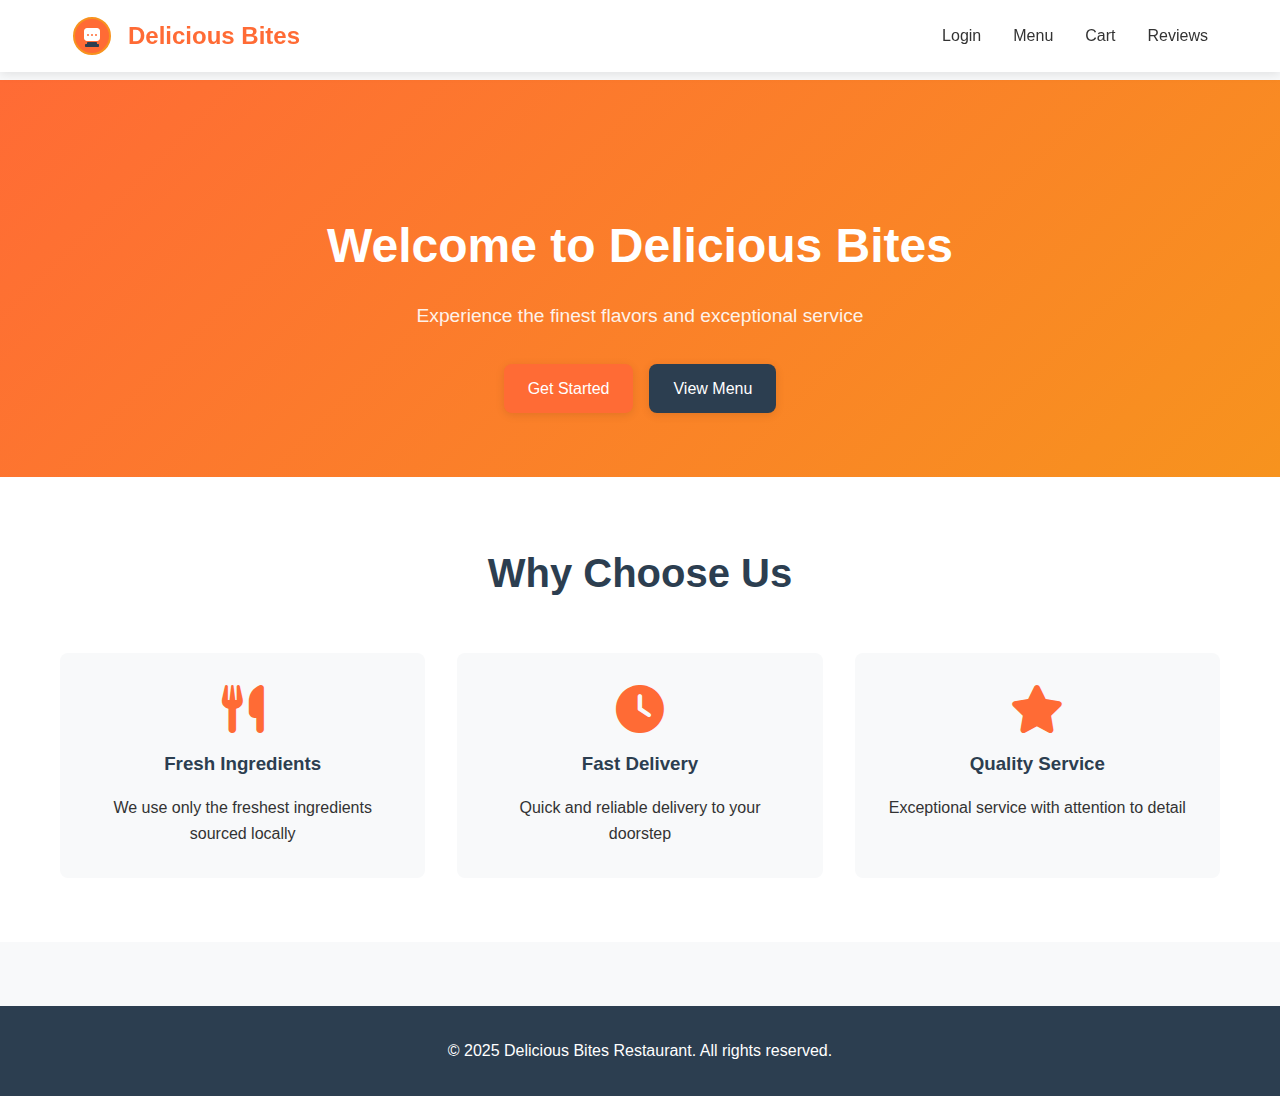
<file: index.html>
<!DOCTYPE html>
<html lang="en">
<head>
    <meta charset="UTF-8">
    <meta name="viewport" content="width=device-width, initial-scale=1.0">
    <title>Delicious Bites Restaurant</title>
    <link rel="stylesheet" href="styles/main.css">
    <link href="https://cdnjs.cloudflare.com/ajax/libs/font-awesome/6.0.0/css/all.min.css" rel="stylesheet">
</head>
<body>
    <header class="header">
        <nav class="navbar">
            <div class="nav-brand">
                <img src="assets/logo.svg" alt="Restaurant Logo" class="logo">
                <h1>Delicious Bites</h1>
            </div>
            <ul class="nav-links">
                <li><a href="login.html" class="nav-link">Login</a></li>
                <li><a href="menu.html" class="nav-link">Menu</a></li>
                <li><a href="cart.html" class="nav-link">Cart</a></li>
                <li><a href="review.html" class="nav-link">Reviews</a></li>
            </ul>
        </nav>
    </header>

    <main class="main-content">
        <section class="hero">
            <div class="hero-content">
                <h2>Welcome to Delicious Bites</h2>
                <p>Experience the finest flavors and exceptional service</p>
                <div class="hero-buttons">
                    <a href="login.html" class="btn btn-primary">Get Started</a>
                    <a href="menu.html" class="btn btn-secondary">View Menu</a>
                </div>
            </div>
        </section>

        <section class="features">
            <div class="container">
                <h2>Why Choose Us</h2>
                <div class="features-grid">
                    <div class="feature-card">
                        <i class="fas fa-utensils"></i>
                        <h3>Fresh Ingredients</h3>
                        <p>We use only the freshest ingredients sourced locally</p>
                    </div>
                    <div class="feature-card">
                        <i class="fas fa-clock"></i>
                        <h3>Fast Delivery</h3>
                        <p>Quick and reliable delivery to your doorstep</p>
                    </div>
                    <div class="feature-card">
                        <i class="fas fa-star"></i>
                        <h3>Quality Service</h3>
                        <p>Exceptional service with attention to detail</p>
                    </div>
                </div>
            </div>
        </section>
    </main>

    <footer class="footer">
        <div class="container">
            <p>&copy; 2025 Delicious Bites Restaurant. All rights reserved.</p>
        </div>
    </footer>

    <script src="js/app.js"></script>
</body>
</html>
</file>
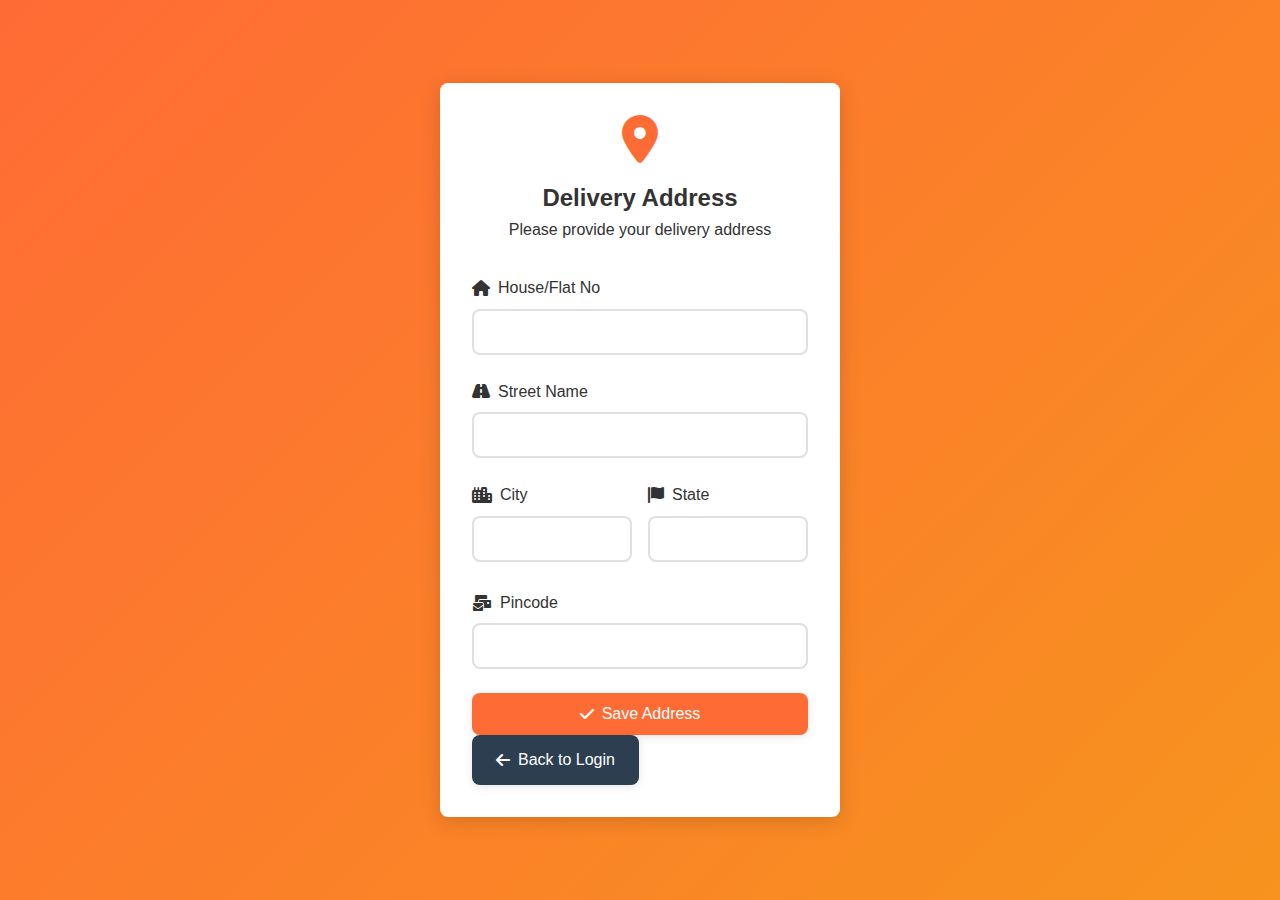
<file: address.html>
<!DOCTYPE html>
<html lang="en">
<head>
    <meta charset="UTF-8">
    <meta name="viewport" content="width=device-width, initial-scale=1.0">
    <title>Address - Delicious Bites</title>
    <link rel="stylesheet" href="styles/main.css">
    <link href="https://cdnjs.cloudflare.com/ajax/libs/font-awesome/6.0.0/css/all.min.css" rel="stylesheet">
</head>
<body>
    <div class="address-container">
        <div class="address-card">
            <div class="address-header">
                <i class="fas fa-map-marker-alt"></i>
                <h2>Delivery Address</h2>
                <p>Please provide your delivery address</p>
            </div>
            
            <form id="addressForm" class="address-form">
                <div class="form-group">
                    <label for="houseFlatNo">
                        <i class="fas fa-home"></i>
                        House/Flat No
                    </label>
                    <input type="text" id="houseFlatNo" name="houseFlatNo" required>
                    <span class="error-message" id="houseError"></span>
                </div>
                
                <div class="form-group">
                    <label for="streetName">
                        <i class="fas fa-road"></i>
                        Street Name
                    </label>
                    <input type="text" id="streetName" name="streetName" required>
                    <span class="error-message" id="streetError"></span>
                </div>
                
                <div class="form-row">
                    <div class="form-group">
                        <label for="city">
                            <i class="fas fa-city"></i>
                            City
                        </label>
                        <input type="text" id="city" name="city" required>
                        <span class="error-message" id="cityError"></span>
                    </div>
                    
                    <div class="form-group">
                        <label for="state">
                            <i class="fas fa-flag"></i>
                            State
                        </label>
                        <input type="text" id="state" name="state" required>
                        <span class="error-message" id="stateError"></span>
                    </div>
                </div>
                
                <div class="form-group">
                    <label for="pincode">
                        <i class="fas fa-mail-bulk"></i>
                        Pincode
                    </label>
                    <input type="text" id="pincode" name="pincode" required>
                    <span class="error-message" id="pincodeError"></span>
                </div>
                
                <button type="submit" class="btn btn-primary btn-full">
                    <i class="fas fa-check"></i>
                    Save Address
                </button>
            </form>
            
            <div class="address-footer">
                <a href="login.html" class="btn btn-secondary">
                    <i class="fas fa-arrow-left"></i>
                    Back to Login
                </a>
            </div>
        </div>
    </div>

    <script src="js/validation.js"></script>
    <script src="js/app.js"></script>
</body>
</html>
</file>
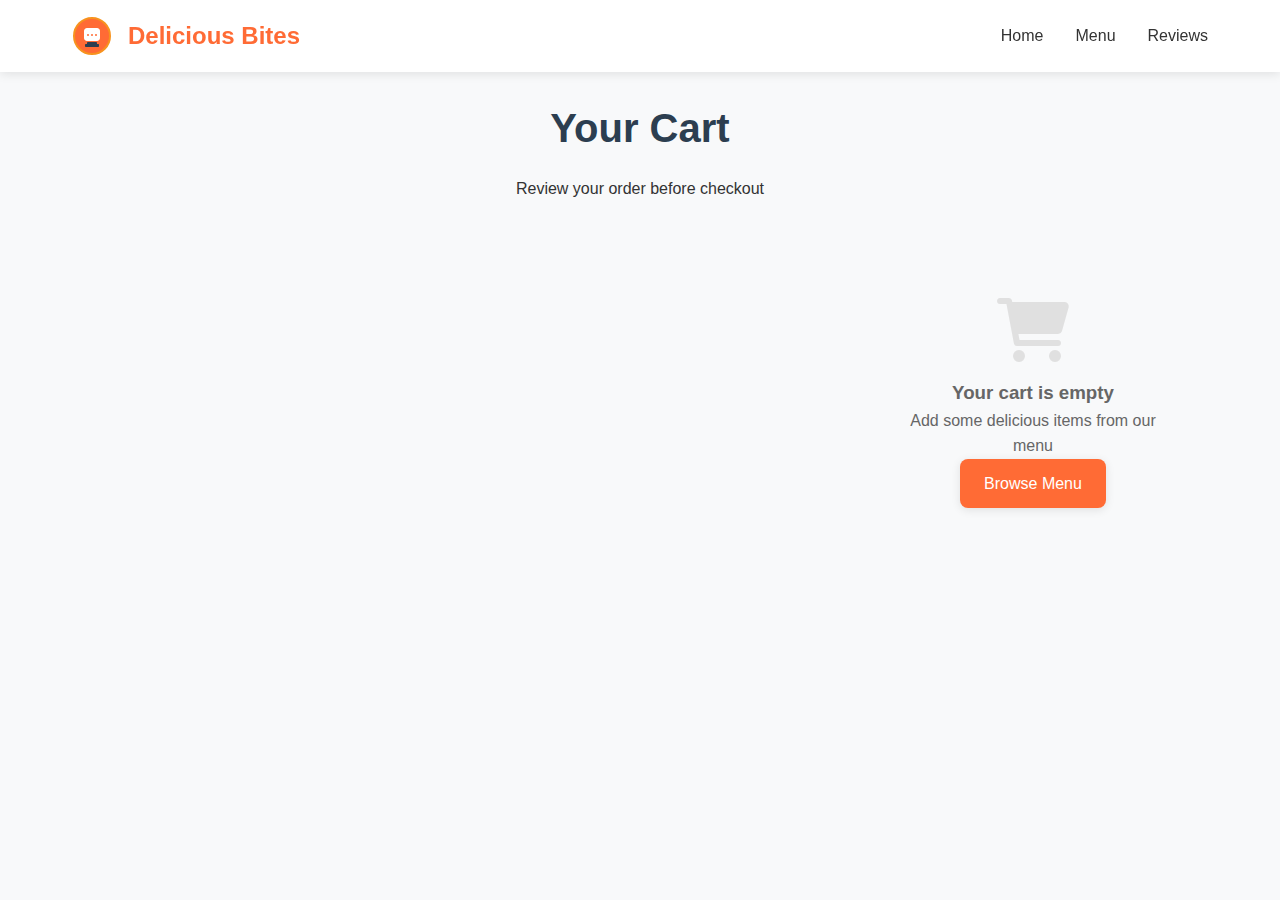
<file: cart.html>
<!DOCTYPE html>
<html lang="en">
<head>
    <meta charset="UTF-8">
    <meta name="viewport" content="width=device-width, initial-scale=1.0">
    <title>Cart - Delicious Bites</title>
    <link rel="stylesheet" href="styles/main.css">
    <link href="https://cdnjs.cloudflare.com/ajax/libs/font-awesome/6.0.0/css/all.min.css" rel="stylesheet">
</head>
<body>
    <header class="header">
        <nav class="navbar">
            <div class="nav-brand">
                <img src="assets/logo.svg" alt="Restaurant Logo" class="logo">
                <h1>Delicious Bites</h1>
            </div>
            <ul class="nav-links">
                <li><a href="index.html" class="nav-link">Home</a></li>
                <li><a href="menu.html" class="nav-link">Menu</a></li>
                <li><a href="review.html" class="nav-link">Reviews</a></li>
            </ul>
        </nav>
    </header>

    <main class="cart-container">
        <div class="cart-header">
            <h2>Your Cart</h2>
            <p>Review your order before checkout</p>
        </div>

        <div class="cart-content">
            <div class="cart-items" id="cartItems">
                <!-- Cart items will be populated by JavaScript -->
            </div>

            <div class="cart-empty" id="cartEmpty" style="display: none;">
                <i class="fas fa-shopping-cart"></i>
                <h3>Your cart is empty</h3>
                <p>Add some delicious items from our menu</p>
                <a href="menu.html" class="btn btn-primary">Browse Menu</a>
            </div>

            <div class="cart-summary" id="cartSummary">
                <div class="summary-row">
                    <span>Subtotal:</span>
                    <span id="subtotal">₹0</span>
                </div>
                <div class="summary-row">
                    <span>Delivery Fee:</span>
                    <span id="deliveryFee">₹50</span>
                </div>
                <div class="summary-row">
                    <span>Tax (5%):</span>
                    <span id="tax">₹0</span>
                </div>
                <div class="summary-total">
                    <span>Total:</span>
                    <span id="total">₹0</span>
                </div>
                <button class="btn btn-primary btn-full" id="checkoutBtn">
                    <i class="fas fa-credit-card"></i>
                    Proceed to Checkout
                </button>
            </div>
        </div>
    </main>

    <div class="modal" id="checkoutModal">
        <div class="modal-content">
            <div class="modal-header">
                <h3>Order Confirmation</h3>
                <button class="modal-close" id="closeModal">&times;</button>
            </div>
            <div class="modal-body">
                <p>Thank you for your order! Your delicious meal is being prepared.</p>
                <div class="order-details">
                    <h4>Order Summary</h4>
                    <div id="orderSummary"></div>
                </div>
                <p><strong>Estimated delivery time: 30-45 minutes</strong></p>
            </div>
            <div class="modal-footer">
                <button class="btn btn-primary" id="confirmOrder">Confirm Order</button>
                <button class="btn btn-secondary" id="cancelOrder">Cancel</button>
            </div>
        </div>
    </div>

    <script src="js/cart.js"></script>
    <script src="js/app.js"></script>
</body>
</html>
</file>
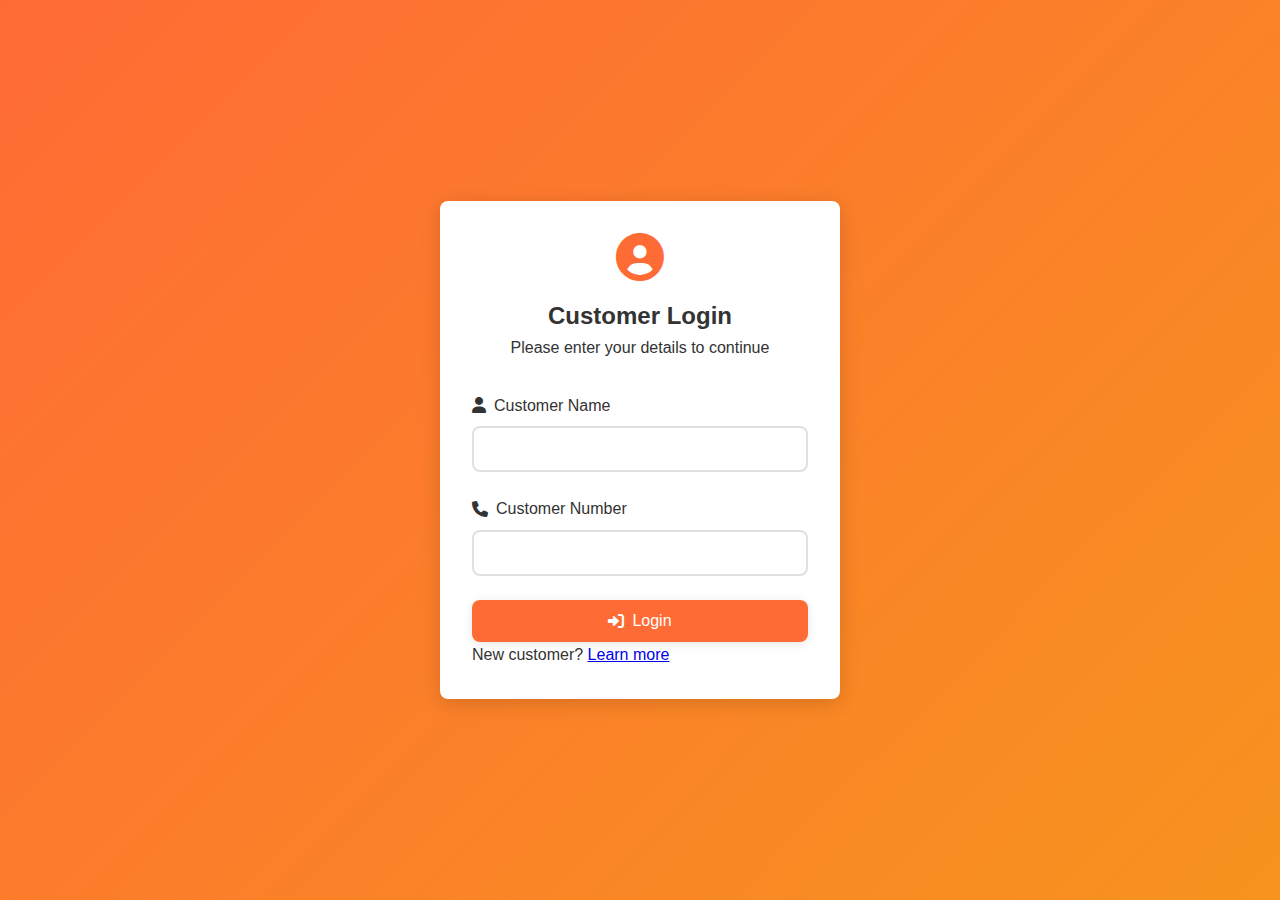
<file: login.html>
<!DOCTYPE html>
<html lang="en">
<head>
    <meta charset="UTF-8">
    <meta name="viewport" content="width=device-width, initial-scale=1.0">
    <title>Login - Delicious Bites</title>
    <link rel="stylesheet" href="styles/main.css">
    <link href="https://cdnjs.cloudflare.com/ajax/libs/font-awesome/6.0.0/css/all.min.css" rel="stylesheet">
</head>
<body>
    <div class="login-container">
        <div class="login-card">
            <div class="login-header">
                <i class="fas fa-user-circle"></i>
                <h2>Customer Login</h2>
                <p>Please enter your details to continue</p>
            </div>
            
            <form id="loginForm" class="login-form">
                <div class="form-group">
                    <label for="customerName">
                        <i class="fas fa-user"></i>
                        Customer Name
                    </label>
                    <input type="text" id="customerName" name="customerName" required>
                    <span class="error-message" id="nameError"></span>
                </div>
                
                <div class="form-group">
                    <label for="customerNo">
                        <i class="fas fa-phone"></i>
                        Customer Number
                    </label>
                    <input type="tel" id="customerNo" name="customerNo" required>
                    <span class="error-message" id="phoneError"></span>
                </div>
                
                <button type="submit" class="btn btn-primary btn-full">
                    <i class="fas fa-sign-in-alt"></i>
                    Login
                </button>
            </form>
            
            <div class="login-footer">
                <p>New customer? <a href="index.html">Learn more</a></p>
            </div>
        </div>
    </div>

    <div class="loading-overlay" id="loadingOverlay">
        <div class="spinner"></div>
        <p>Logging in...</p>
    </div>

    <script src="js/validation.js"></script>
    <script src="js/app.js"></script>
</body>
</html>
</file>
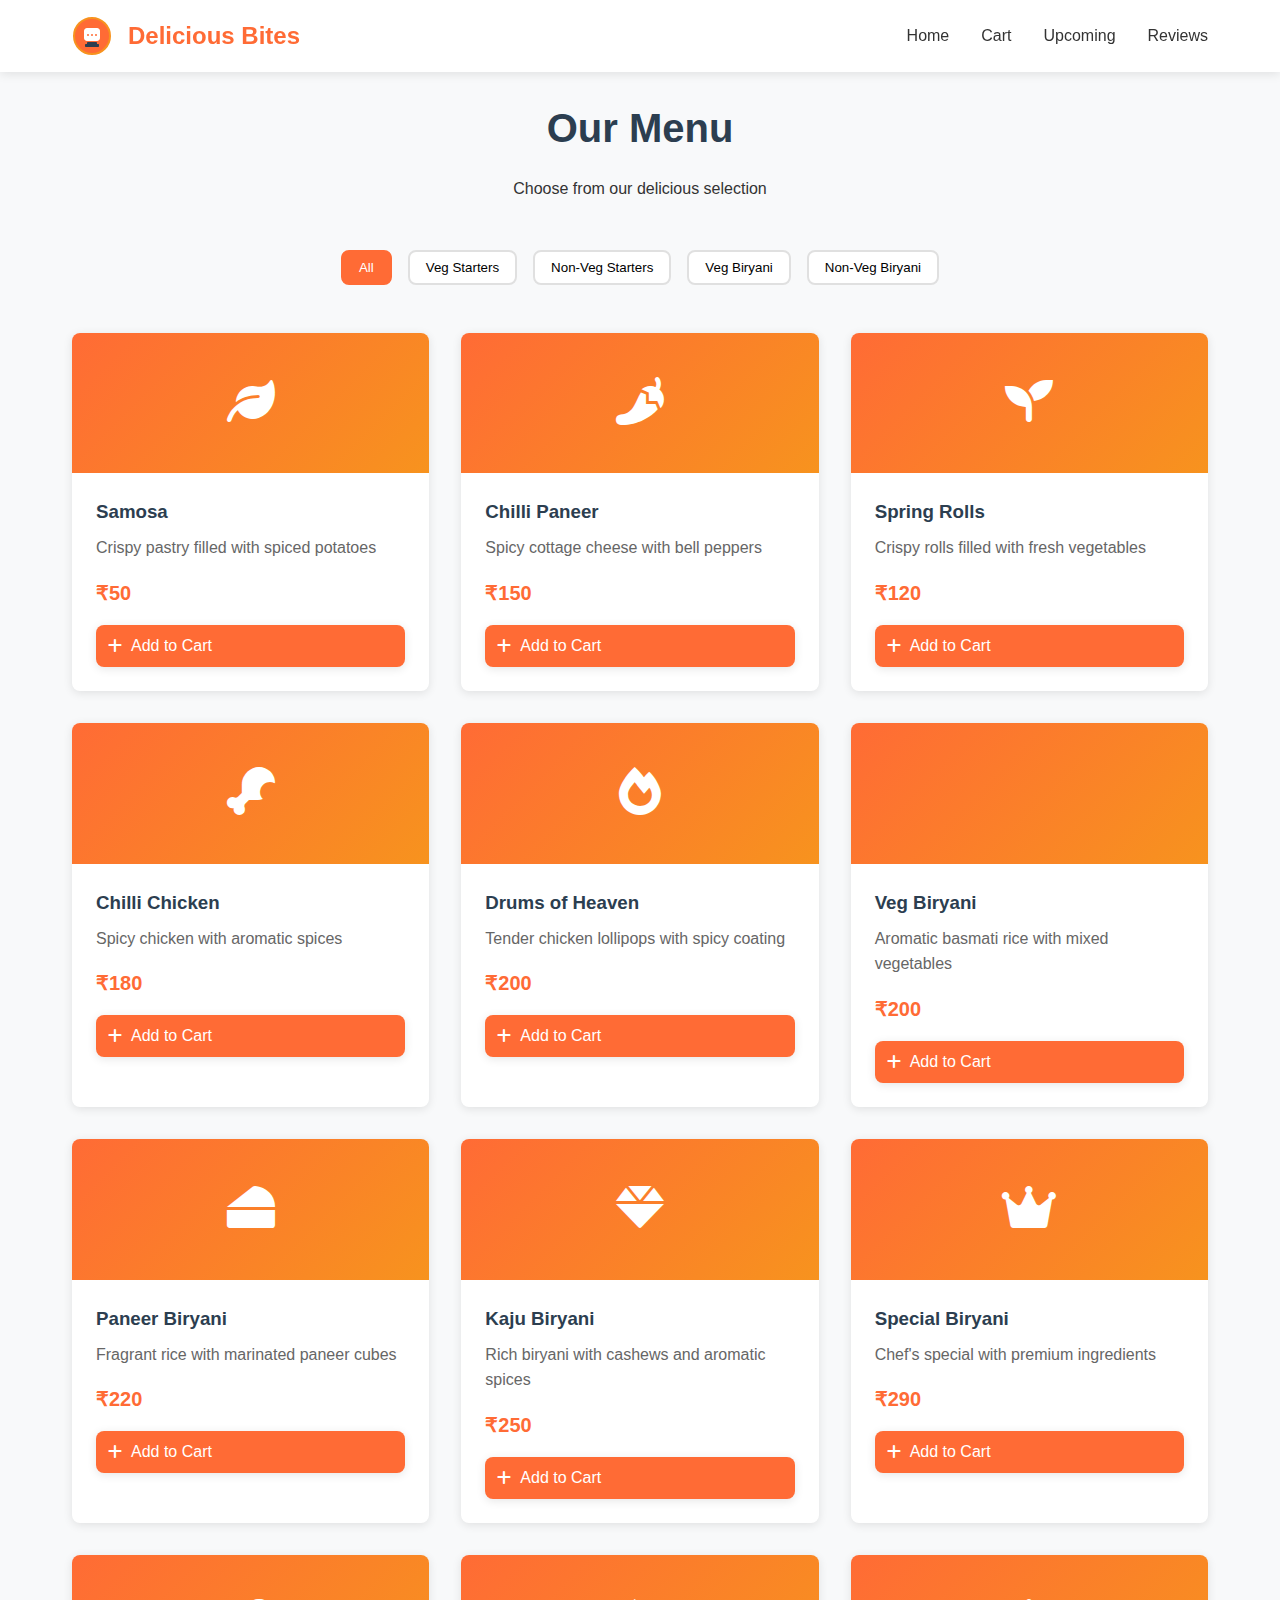
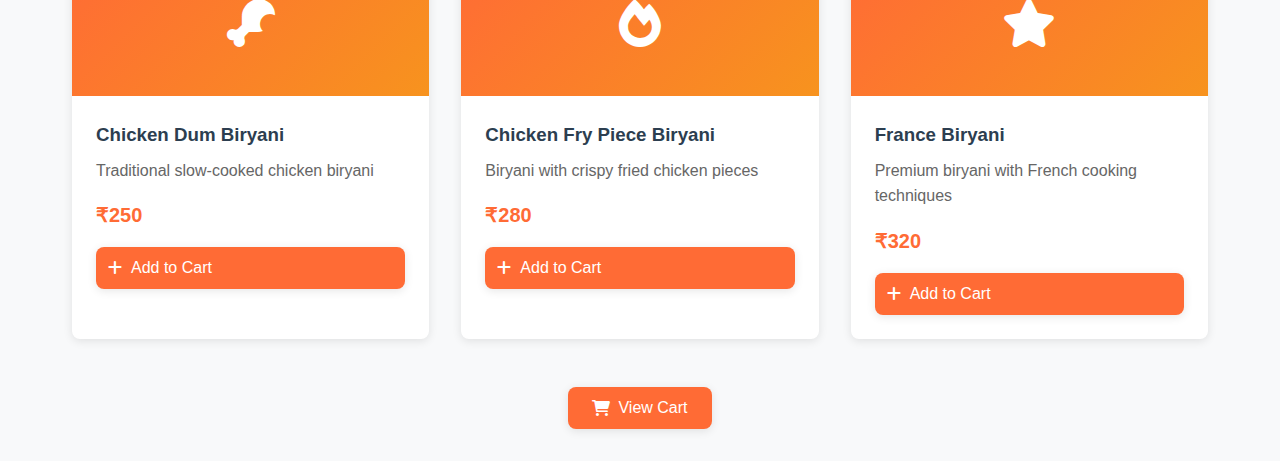
<file: menu.html>
<!DOCTYPE html>
<html lang="en">
<head>
    <meta charset="UTF-8">
    <meta name="viewport" content="width=device-width, initial-scale=1.0">
    <title>Menu - Delicious Bites</title>
    <link rel="stylesheet" href="styles/main.css">
    <link href="https://cdnjs.cloudflare.com/ajax/libs/font-awesome/6.0.0/css/all.min.css" rel="stylesheet">
</head>
<body>
    <header class="header">
        <nav class="navbar">
            <div class="nav-brand">
                <img src="assets/logo.svg" alt="Restaurant Logo" class="logo">
                <h1>Delicious Bites</h1>
            </div>
            <ul class="nav-links">
                <li><a href="index.html" class="nav-link">Home</a></li>
                <li><a href="cart.html" class="nav-link">Cart <span id="cartCount" class="cart-count">0</span></a></li>
                <li><a href="upcoming.html" class="nav-link">Upcoming</a></li>
                <li><a href="review.html" class="nav-link">Reviews</a></li>
            </ul>
        </nav>
    </header>

    <main class="menu-container">
        <div class="menu-header">
            <h2>Our Menu</h2>
            <p>Choose from our delicious selection</p>
        </div>

        <div class="menu-categories">
            <button class="category-btn active" data-category="all">All</button>
            <button class="category-btn" data-category="veg-starters">Veg Starters</button>
            <button class="category-btn" data-category="nonveg-starters">Non-Veg Starters</button>
            <button class="category-btn" data-category="veg-biryani">Veg Biryani</button>
            <button class="category-btn" data-category="nonveg-biryani">Non-Veg Biryani</button>
        </div>

        <div class="menu-grid">
            <!-- Veg Starters -->
            <div class="menu-item" data-category="veg-starters">
                <div class="menu-item-image">
                    <i class="fas fa-leaf"></i>
                </div>
                <div class="menu-item-content">
                    <h3>Samosa</h3>
                    <p>Crispy pastry filled with spiced potatoes</p>
                    <div class="menu-item-price">₹50</div>
                    <button class="btn btn-add-to-cart" data-item="Samosa" data-price="50">
                        <i class="fas fa-plus"></i>
                        Add to Cart
                    </button>
                </div>
            </div>

            <div class="menu-item" data-category="veg-starters">
                <div class="menu-item-image">
                    <i class="fas fa-pepper-hot"></i>
                </div>
                <div class="menu-item-content">
                    <h3>Chilli Paneer</h3>
                    <p>Spicy cottage cheese with bell peppers</p>
                    <div class="menu-item-price">₹150</div>
                    <button class="btn btn-add-to-cart" data-item="Chilli Paneer" data-price="150">
                        <i class="fas fa-plus"></i>
                        Add to Cart
                    </button>
                </div>
            </div>

            <div class="menu-item" data-category="veg-starters">
                <div class="menu-item-image">
                    <i class="fas fa-seedling"></i>
                </div>
                <div class="menu-item-content">
                    <h3>Spring Rolls</h3>
                    <p>Crispy rolls filled with fresh vegetables</p>
                    <div class="menu-item-price">₹120</div>
                    <button class="btn btn-add-to-cart" data-item="Spring Rolls" data-price="120">
                        <i class="fas fa-plus"></i>
                        Add to Cart
                    </button>
                </div>
            </div>

            <!-- Non-Veg Starters -->
            <div class="menu-item" data-category="nonveg-starters">
                <div class="menu-item-image">
                    <i class="fas fa-drumstick-bite"></i>
                </div>
                <div class="menu-item-content">
                    <h3>Chilli Chicken</h3>
                    <p>Spicy chicken with aromatic spices</p>
                    <div class="menu-item-price">₹180</div>
                    <button class="btn btn-add-to-cart" data-item="Chilli Chicken" data-price="180">
                        <i class="fas fa-plus"></i>
                        Add to Cart
                    </button>
                </div>
            </div>

            <div class="menu-item" data-category="nonveg-starters">
                <div class="menu-item-image">
                    <i class="fas fa-fire"></i>
                </div>
                <div class="menu-item-content">
                    <h3>Drums of Heaven</h3>
                    <p>Tender chicken lollipops with spicy coating</p>
                    <div class="menu-item-price">₹200</div>
                    <button class="btn btn-add-to-cart" data-item="Drums of Heaven" data-price="200">
                        <i class="fas fa-plus"></i>
                        Add to Cart
                    </button>
                </div>
            </div>

            <!-- Veg Biryani -->
            <div class="menu-item" data-category="veg-biryani">
                <div class="menu-item-image">
                    <i class="fas fa-bowl-rice"></i>
                </div>
                <div class="menu-item-content">
                    <h3>Veg Biryani</h3>
                    <p>Aromatic basmati rice with mixed vegetables</p>
                    <div class="menu-item-price">₹200</div>
                    <button class="btn btn-add-to-cart" data-item="Veg Biryani" data-price="200">
                        <i class="fas fa-plus"></i>
                        Add to Cart
                    </button>
                </div>
            </div>

            <div class="menu-item" data-category="veg-biryani">
                <div class="menu-item-image">
                    <i class="fas fa-cheese"></i>
                </div>
                <div class="menu-item-content">
                    <h3>Paneer Biryani</h3>
                    <p>Fragrant rice with marinated paneer cubes</p>
                    <div class="menu-item-price">₹220</div>
                    <button class="btn btn-add-to-cart" data-item="Paneer Biryani" data-price="220">
                        <i class="fas fa-plus"></i>
                        Add to Cart
                    </button>
                </div>
            </div>

            <div class="menu-item" data-category="veg-biryani">
                <div class="menu-item-image">
                    <i class="fas fa-gem"></i>
                </div>
                <div class="menu-item-content">
                    <h3>Kaju Biryani</h3>
                    <p>Rich biryani with cashews and aromatic spices</p>
                    <div class="menu-item-price">₹250</div>
                    <button class="btn btn-add-to-cart" data-item="Kaju Biryani" data-price="250">
                        <i class="fas fa-plus"></i>
                        Add to Cart
                    </button>
                </div>
            </div>

            <div class="menu-item" data-category="veg-biryani">
                <div class="menu-item-image">
                    <i class="fas fa-crown"></i>
                </div>
                <div class="menu-item-content">
                    <h3>Special Biryani</h3>
                    <p>Chef's special with premium ingredients</p>
                    <div class="menu-item-price">₹290</div>
                    <button class="btn btn-add-to-cart" data-item="Special Biryani" data-price="290">
                        <i class="fas fa-plus"></i>
                        Add to Cart
                    </button>
                </div>
            </div>

            <!-- Non-Veg Biryani -->
            <div class="menu-item" data-category="nonveg-biryani">
                <div class="menu-item-image">
                    <i class="fas fa-drumstick-bite"></i>
                </div>
                <div class="menu-item-content">
                    <h3>Chicken Dum Biryani</h3>
                    <p>Traditional slow-cooked chicken biryani</p>
                    <div class="menu-item-price">₹250</div>
                    <button class="btn btn-add-to-cart" data-item="Chicken Dum Biryani" data-price="250">
                        <i class="fas fa-plus"></i>
                        Add to Cart
                    </button>
                </div>
            </div>

            <div class="menu-item" data-category="nonveg-biryani">
                <div class="menu-item-image">
                    <i class="fas fa-fire"></i>
                </div>
                <div class="menu-item-content">
                    <h3>Chicken Fry Piece Biryani</h3>
                    <p>Biryani with crispy fried chicken pieces</p>
                    <div class="menu-item-price">₹280</div>
                    <button class="btn btn-add-to-cart" data-item="Chicken Fry Piece Biryani" data-price="280">
                        <i class="fas fa-plus"></i>
                        Add to Cart
                    </button>
                </div>
            </div>

            <div class="menu-item" data-category="nonveg-biryani">
                <div class="menu-item-image">
                    <i class="fas fa-star"></i>
                </div>
                <div class="menu-item-content">
                    <h3>France Biryani</h3>
                    <p>Premium biryani with French cooking techniques</p>
                    <div class="menu-item-price">₹320</div>
                    <button class="btn btn-add-to-cart" data-item="France Biryani" data-price="320">
                        <i class="fas fa-plus"></i>
                        Add to Cart
                    </button>
                </div>
            </div>
        </div>

        <div class="menu-footer">
            <button id="viewCartBtn" class="btn btn-primary">
                <i class="fas fa-shopping-cart"></i>
                View Cart
            </button>
        </div>
    </main>

    <script src="js/menu.js"></script>
    <script src="js/cart.js"></script>
    <script src="js/app.js"></script>
</body>
</html>
</file>
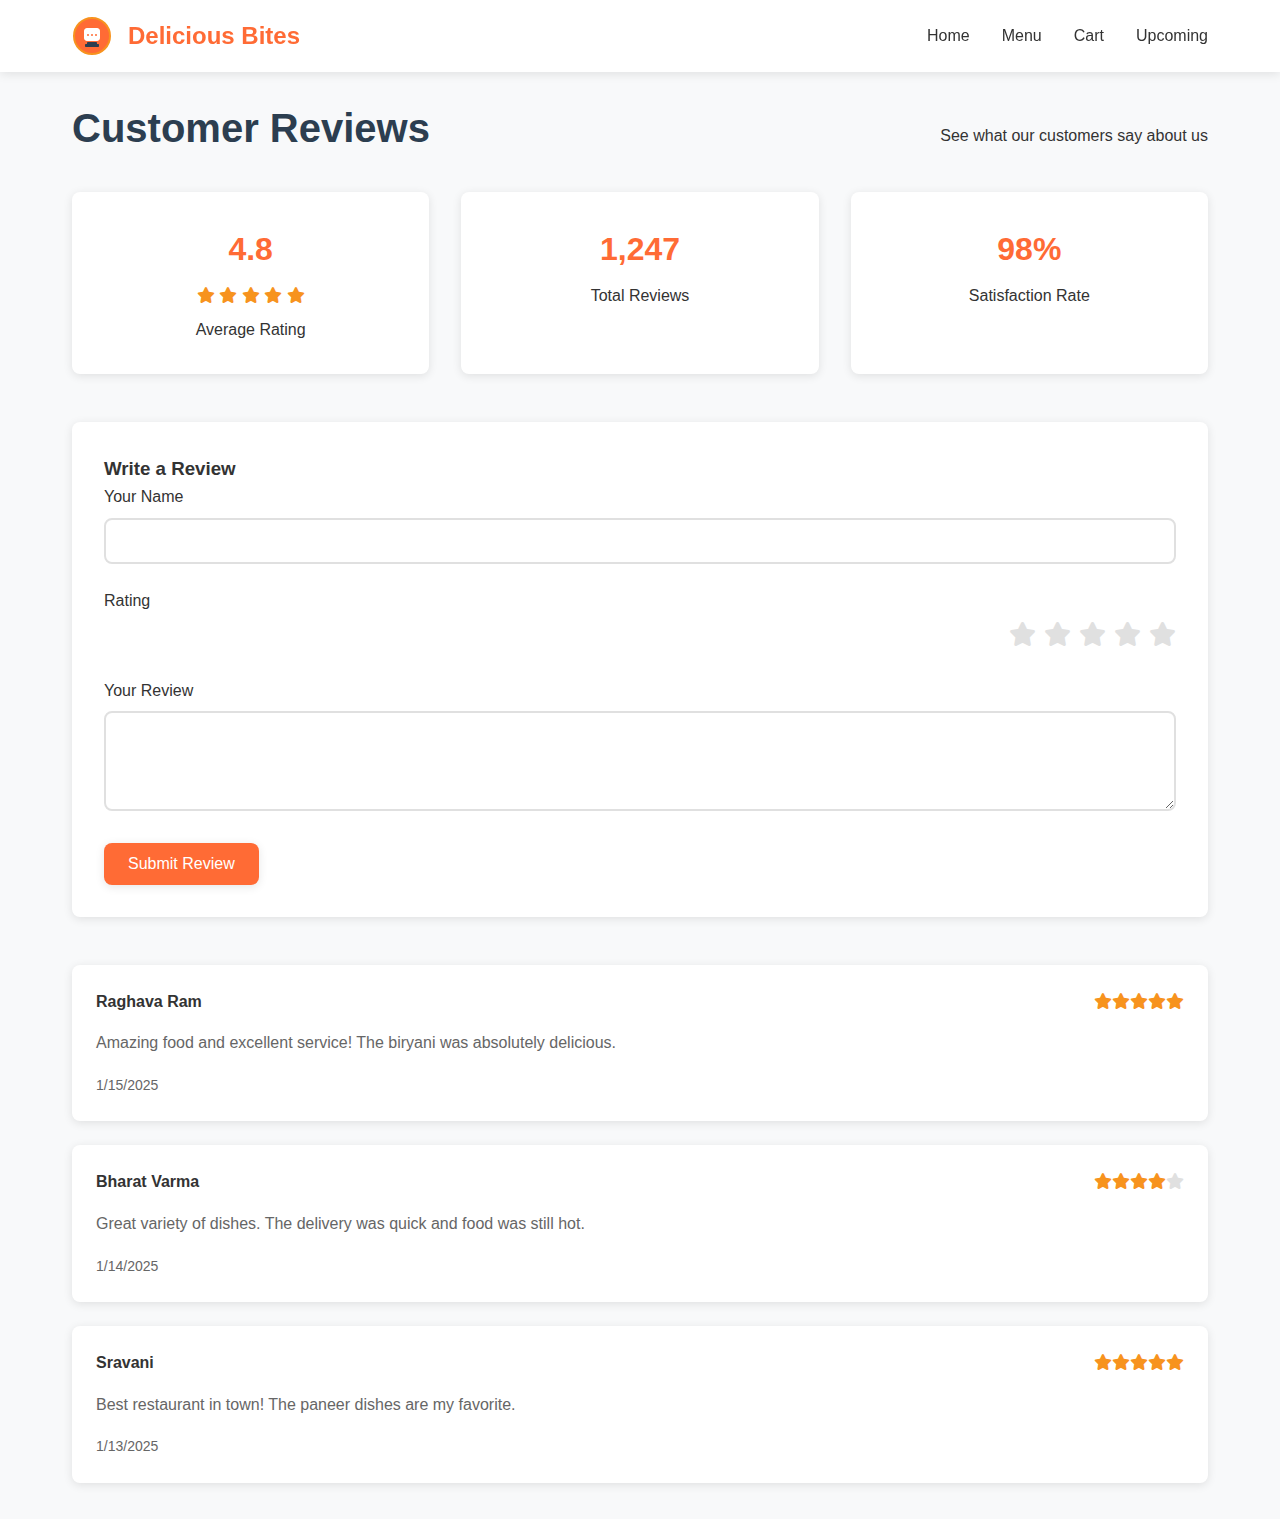
<file: review.html>
<!DOCTYPE html>
<html lang="en">
  <head>
    <meta charset="UTF-8" />
    <meta name="viewport" content="width=device-width, initial-scale=1.0" />
    <title>Reviews - Delicious Bites</title>
    <link rel="stylesheet" href="styles/main.css" />
    <link
      href="https://cdnjs.cloudflare.com/ajax/libs/font-awesome/6.0.0/css/all.min.css"
      rel="stylesheet"
    />
  </head>
  <body>
    <header class="header">
      <nav class="navbar">
        <div class="nav-brand">
          <img src="assets/logo.svg" alt="Restaurant Logo" class="logo" />
          <h1>Delicious Bites</h1>
        </div>
        <ul class="nav-links">
          <li><a href="index.html" class="nav-link">Home</a></li>
          <li><a href="menu.html" class="nav-link">Menu</a></li>
          <li><a href="cart.html" class="nav-link">Cart</a></li>
          <li><a href="upcoming.html" class="nav-link">Upcoming</a></li>
        </ul>
      </nav>
    </header>

    <main class="review-container">
      <div class="review-header">
        <h2>Customer Reviews</h2>
        <p>See what our customers say about us</p>
      </div>

      <div class="review-stats">
        <div class="stat-card">
          <h3>4.8</h3>
          <div class="stars">
            <i class="fas fa-star"></i>
            <i class="fas fa-star"></i>
            <i class="fas fa-star"></i>
            <i class="fas fa-star"></i>
            <i class="fas fa-star"></i>
          </div>
          <p>Average Rating</p>
        </div>
        <div class="stat-card">
          <h3>1,247</h3>
          <p>Total Reviews</p>
        </div>
        <div class="stat-card">
          <h3>98%</h3>
          <p>Satisfaction Rate</p>
        </div>
      </div>

      <div class="review-form-container">
        <h3>Write a Review</h3>
        <form id="reviewForm" class="review-form">
          <div class="form-group">
            <label for="reviewerName">Your Name</label>
            <input type="text" id="reviewerName" name="reviewerName" required />
          </div>
          <div class="form-group">
            <label for="rating">Rating</label>
            <div class="rating-input">
              <input type="radio" id="star5" name="rating" value="5" />
              <label for="star5"><i class="fas fa-star"></i></label>
              <input type="radio" id="star4" name="rating" value="4" />
              <label for="star4"><i class="fas fa-star"></i></label>
              <input type="radio" id="star3" name="rating" value="3" />
              <label for="star3"><i class="fas fa-star"></i></label>
              <input type="radio" id="star2" name="rating" value="2" />
              <label for="star2"><i class="fas fa-star"></i></label>
              <input type="radio" id="star1" name="rating" value="1" />
              <label for="star1"><i class="fas fa-star"></i></label>
            </div>
          </div>
          <div class="form-group">
            <label for="reviewText">Your Review</label>
            <textarea
              id="reviewText"
              name="reviewText"
              rows="4"
              required
            ></textarea>
          </div>
          <button type="submit" class="btn btn-primary">Submit Review</button>
        </form>
      </div>

      <div class="reviews-list" id="reviewsList">
        <!-- Reviews will be populated by JavaScript -->
      </div>
    </main>

    <script src="js/app.js"></script>
    <script>
      // Sample reviews data
      const sampleReviews = [
        {
          name: "Raghava Ram",
          rating: 5,
          text: "Amazing food and excellent service! The biryani was absolutely delicious.",
          date: "2025-01-15",
        },
        {
          name: "Bharat Varma",
          rating: 4,
          text: "Great variety of dishes. The delivery was quick and food was still hot.",
          date: "2025-01-14",
        },
        {
          name: "Sravani",
          rating: 5,
          text: "Best restaurant in town! The paneer dishes are my favorite.",
          date: "2025-01-13",
        },
      ];

      // Load and display reviews
      function loadReviews() {
        const reviewsList = document.getElementById("reviewsList");
        const reviews =
          JSON.parse(localStorage.getItem("reviews")) || sampleReviews;

        reviewsList.innerHTML = reviews
          .map(
            (review) => `
              <div class="review-card">
                  <div class="review-header">
                      <h4>${review.name}</h4>
                      <div class="review-rating">
                          ${Array.from(
                            { length: 5 },
                            (_, i) =>
                              `<i class="fas fa-star ${
                                i < review.rating ? "active" : ""
                              }"></i>`
                          ).join("")}
                      </div>
                  </div>
                  <p class="review-text">${review.text}</p>
                  <span class="review-date">${new Date(
                    review.date
                  ).toLocaleDateString()}</span>
              </div>
          `
          )
          .join("");
      }

      // Handle review form submission
      document
        .getElementById("reviewForm")
        .addEventListener("submit", function (e) {
          e.preventDefault();

          const formData = new FormData(e.target);
          const review = {
            name: formData.get("reviewerName"),
            rating: parseInt(formData.get("rating")),
            text: formData.get("reviewText"),
            date: new Date().toISOString().split("T")[0],
          };

          const reviews =
            JSON.parse(localStorage.getItem("reviews")) || sampleReviews;
          reviews.unshift(review);
          localStorage.setItem("reviews", JSON.stringify(reviews));

          loadReviews();
          e.target.reset();

          // Show success message
          showToast("Review submitted successfully!", "success");
        });

      // Load reviews on page load
      document.addEventListener("DOMContentLoaded", loadReviews);
    </script>
  </body>
</html>
</file>
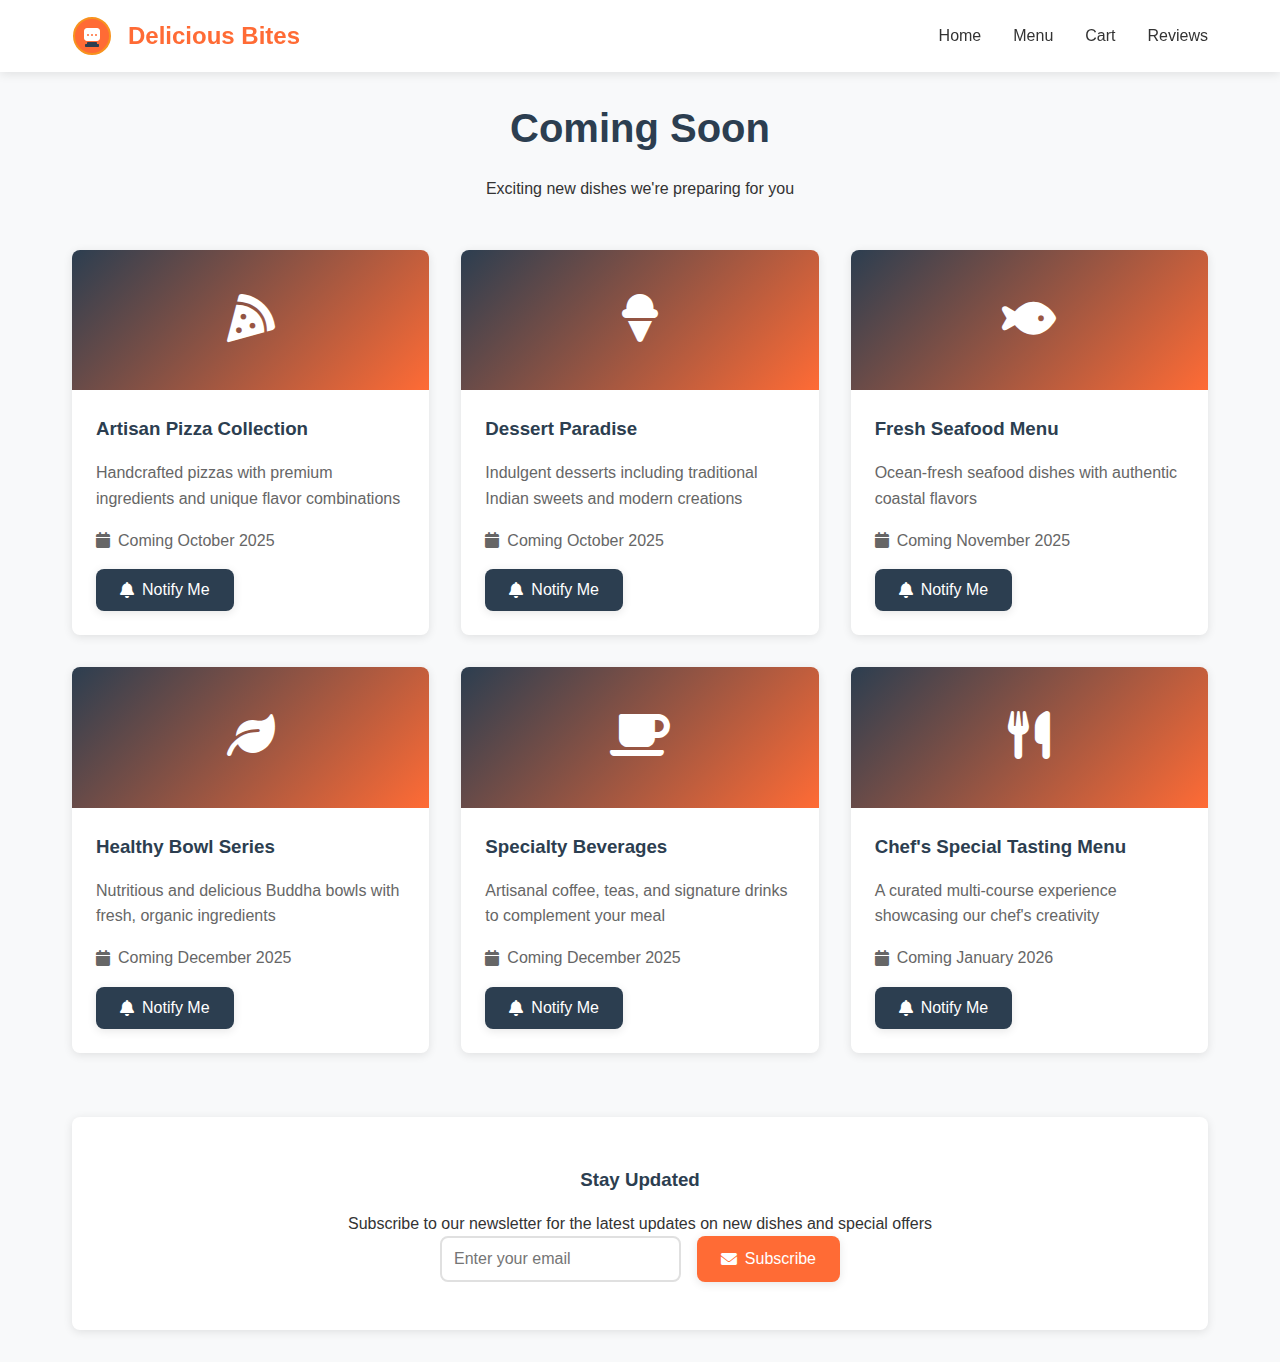
<file: upcoming.html>
<!DOCTYPE html>
<html lang="en">
  <head>
    <meta charset="UTF-8" />
    <meta name="viewport" content="width=device-width, initial-scale=1.0" />
    <title>Upcoming Dishes - Delicious Bites</title>
    <link rel="stylesheet" href="styles/main.css" />
    <link
      href="https://cdnjs.cloudflare.com/ajax/libs/font-awesome/6.0.0/css/all.min.css"
      rel="stylesheet"
    />
  </head>
  <body>
    <header class="header">
      <nav class="navbar">
        <div class="nav-brand">
          <img src="assets/logo.svg" alt="Restaurant Logo" class="logo" />
          <h1>Delicious Bites</h1>
        </div>
        <ul class="nav-links">
          <li><a href="index.html" class="nav-link">Home</a></li>
          <li><a href="menu.html" class="nav-link">Menu</a></li>
          <li><a href="cart.html" class="nav-link">Cart</a></li>
          <li><a href="review.html" class="nav-link">Reviews</a></li>
        </ul>
      </nav>
    </header>

    <main class="upcoming-container">
      <div class="upcoming-header">
        <h2>Coming Soon</h2>
        <p>Exciting new dishes we're preparing for you</p>
      </div>

      <div class="upcoming-grid">
        <div class="upcoming-card">
          <div class="upcoming-image">
            <i class="fas fa-pizza-slice"></i>
          </div>
          <div class="upcoming-content">
            <h3>Artisan Pizza Collection</h3>
            <p>
              Handcrafted pizzas with premium ingredients and unique flavor
              combinations
            </p>
            <div class="upcoming-date">
              <i class="fas fa-calendar"></i>
              <span>Coming October 2025</span>
            </div>
            <button
              class="btn btn-secondary notify-btn"
              data-dish="Artisan Pizza Collection"
            >
              <i class="fas fa-bell"></i>
              Notify Me
            </button>
          </div>
        </div>

        <div class="upcoming-card">
          <div class="upcoming-image">
            <i class="fas fa-ice-cream"></i>
          </div>
          <div class="upcoming-content">
            <h3>Dessert Paradise</h3>
            <p>
              Indulgent desserts including traditional Indian sweets and modern
              creations
            </p>
            <div class="upcoming-date">
              <i class="fas fa-calendar"></i>
              <span>Coming October 2025</span>
            </div>
            <button
              class="btn btn-secondary notify-btn"
              data-dish="Dessert Paradise"
            >
              <i class="fas fa-bell"></i>
              Notify Me
            </button>
          </div>
        </div>

        <div class="upcoming-card">
          <div class="upcoming-image">
            <i class="fas fa-fish"></i>
          </div>
          <div class="upcoming-content">
            <h3>Fresh Seafood Menu</h3>
            <p>Ocean-fresh seafood dishes with authentic coastal flavors</p>
            <div class="upcoming-date">
              <i class="fas fa-calendar"></i>
              <span>Coming November 2025</span>
            </div>
            <button
              class="btn btn-secondary notify-btn"
              data-dish="Fresh Seafood Menu"
            >
              <i class="fas fa-bell"></i>
              Notify Me
            </button>
          </div>
        </div>

        <div class="upcoming-card">
          <div class="upcoming-image">
            <i class="fas fa-leaf"></i>
          </div>
          <div class="upcoming-content">
            <h3>Healthy Bowl Series</h3>
            <p>
              Nutritious and delicious Buddha bowls with fresh, organic
              ingredients
            </p>
            <div class="upcoming-date">
              <i class="fas fa-calendar"></i>
              <span>Coming December 2025</span>
            </div>
            <button
              class="btn btn-secondary notify-btn"
              data-dish="Healthy Bowl Series"
            >
              <i class="fas fa-bell"></i>
              Notify Me
            </button>
          </div>
        </div>

        <div class="upcoming-card">
          <div class="upcoming-image">
            <i class="fas fa-coffee"></i>
          </div>
          <div class="upcoming-content">
            <h3>Specialty Beverages</h3>
            <p>
              Artisanal coffee, teas, and signature drinks to complement your
              meal
            </p>
            <div class="upcoming-date">
              <i class="fas fa-calendar"></i>
              <span>Coming December 2025</span>
            </div>
            <button
              class="btn btn-secondary notify-btn"
              data-dish="Specialty Beverages"
            >
              <i class="fas fa-bell"></i>
              Notify Me
            </button>
          </div>
        </div>

        <div class="upcoming-card">
          <div class="upcoming-image">
            <i class="fas fa-utensils"></i>
          </div>
          <div class="upcoming-content">
            <h3>Chef's Special Tasting Menu</h3>
            <p>
              A curated multi-course experience showcasing our chef's creativity
            </p>
            <div class="upcoming-date">
              <i class="fas fa-calendar"></i>
              <span>Coming January 2026</span>
            </div>
            <button
              class="btn btn-secondary notify-btn"
              data-dish="Chef's Special Tasting Menu"
            >
              <i class="fas fa-bell"></i>
              Notify Me
            </button>
          </div>
        </div>
      </div>

      <div class="newsletter-section">
        <h3>Stay Updated</h3>
        <p>
          Subscribe to our newsletter for the latest updates on new dishes and
          special offers
        </p>
        <form id="newsletterForm" class="newsletter-form">
          <input
            type="email"
            id="email"
            name="email"
            placeholder="Enter your email"
            required
          />
          <button type="submit" class="btn btn-primary">
            <i class="fas fa-envelope"></i>
            Subscribe
          </button>
        </form>
      </div>
    </main>

    <script src="js/app.js"></script>
    <script>
      // Handle notification requests
      document.querySelectorAll(".notify-btn").forEach((btn) => {
        btn.addEventListener("click", function () {
          const dish = this.getAttribute("data-dish");
          const notifications =
            JSON.parse(localStorage.getItem("notifications")) || [];

          if (!notifications.includes(dish)) {
            notifications.push(dish);
            localStorage.setItem(
              "notifications",
              JSON.stringify(notifications)
            );

            this.innerHTML = '<i class="fas fa-check"></i> Notified';
            this.classList.add("notified");
            this.disabled = true;

            showToast(
              `You'll be notified when ${dish} is available!`,
              "success"
            );
          } else {
            showToast("You're already subscribed to this notification", "info");
          }
        });
      });

      // Handle newsletter subscription
      document
        .getElementById("newsletterForm")
        .addEventListener("submit", function (e) {
          e.preventDefault();
          const email = document.getElementById("email").value;

          // Store email in localStorage (in real app, send to server)
          const subscribers =
            JSON.parse(localStorage.getItem("subscribers")) || [];
          if (!subscribers.includes(email)) {
            subscribers.push(email);
            localStorage.setItem("subscribers", JSON.stringify(subscribers));
            showToast("Successfully subscribed to newsletter!", "success");
            this.reset();
          } else {
            showToast("You're already subscribed!", "info");
          }
        });

      // Check for existing notifications on page load
      document.addEventListener("DOMContentLoaded", function () {
        const notifications =
          JSON.parse(localStorage.getItem("notifications")) || [];
        notifications.forEach((dish) => {
          const btn = document.querySelector(`[data-dish="${dish}"]`);
          if (btn) {
            btn.innerHTML = '<i class="fas fa-check"></i> Notified';
            btn.classList.add("notified");
            btn.disabled = true;
          }
        });
      });
    </script>
  </body>
</html>
</file>
<file: styles/main.css>
/* CSS Variables for consistent theming */
:root {
    --primary-color: #ff6b35;
    --secondary-color: #f7931e;
    --accent-color: #2c3e50;
    --text-color: #333;
    --text-light: #666;
    --bg-light: #f8f9fa;
    --bg-white: #ffffff;
    --border-color: #e0e0e0;
    --success-color: #28a745;
    --danger-color: #dc3545;
    --warning-color: #ffc107;
    --info-color: #17a2b8;
    --shadow: 0 2px 10px rgba(0, 0, 0, 0.1);
    --shadow-hover: 0 4px 20px rgba(0, 0, 0, 0.15);
    --border-radius: 8px;
    --transition: all 0.3s ease;
}

/* Reset and Base Styles */
* {
    margin: 0;
    padding: 0;
    box-sizing: border-box;
}

body {
    font-family: 'Segoe UI', Tahoma, Geneva, Verdana, sans-serif;
    line-height: 1.6;
    color: var(--text-color);
    background-color: var(--bg-light);
}

.container {
    max-width: 1200px;
    margin: 0 auto;
    padding: 0 20px;
}

/* Header Styles */
.header {
    background: var(--bg-white);
    box-shadow: var(--shadow);
    position: fixed;
    top: 0;
    left: 0;
    right: 0;
    z-index: 1000;
    transition: var(--transition);
}

.navbar {
    display: flex;
    justify-content: space-between;
    align-items: center;
    padding: 1rem 2rem;
    max-width: 1200px;
    margin: 0 auto;
}

.nav-brand {
    display: flex;
    align-items: center;
    gap: 1rem;
}

.logo {
    width: 40px;
    height: 40px;
}

.nav-brand h1 {
    color: var(--primary-color);
    font-size: 1.5rem;
    font-weight: 700;
}

.nav-links {
    display: flex;
    list-style: none;
    gap: 2rem;
}

.nav-link {
    text-decoration: none;
    color: var(--text-color);
    font-weight: 500;
    transition: var(--transition);
    position: relative;
}

.nav-link:hover {
    color: var(--primary-color);
}

.cart-count {
    background: var(--primary-color);
    color: white;
    border-radius: 50%;
    padding: 0.2rem 0.5rem;
    font-size: 0.8rem;
    margin-left: 0.5rem;
}

/* Button Styles */
.btn {
    display: inline-flex;
    align-items: center;
    gap: 0.5rem;
    padding: 0.75rem 1.5rem;
    border: none;
    border-radius: var(--border-radius);
    font-size: 1rem;
    font-weight: 500;
    text-decoration: none;
    cursor: pointer;
    transition: var(--transition);
    box-shadow: var(--shadow);
}

.btn-primary {
    background: var(--primary-color);
    color: white;
}

.btn-primary:hover {
    background: #e55a2b;
    transform: translateY(-2px);
    box-shadow: var(--shadow-hover);
}

.btn-secondary {
    background: var(--accent-color);
    color: white;
}

.btn-secondary:hover {
    background: #34495e;
    transform: translateY(-2px);
}

.btn-full {
    width: 100%;
    justify-content: center;
}

.btn:disabled {
    opacity: 0.6;
    cursor: not-allowed;
}

/* Hero Section */
.hero {
    background: linear-gradient(135deg, var(--primary-color), var(--secondary-color));
    color: white;
    padding: 8rem 2rem 4rem;
    text-align: center;
    margin-top: 80px;
}

.hero-content h2 {
    font-size: 3rem;
    margin-bottom: 1rem;
    font-weight: 700;
}

.hero-content p {
    font-size: 1.2rem;
    margin-bottom: 2rem;
    opacity: 0.9;
}

.hero-buttons {
    display: flex;
    gap: 1rem;
    justify-content: center;
    flex-wrap: wrap;
}

/* Features Section */
.features {
    padding: 4rem 0;
    background: var(--bg-white);
}

.features h2 {
    text-align: center;
    margin-bottom: 3rem;
    font-size: 2.5rem;
    color: var(--accent-color);
}

.features-grid {
    display: grid;
    grid-template-columns: repeat(auto-fit, minmax(300px, 1fr));
    gap: 2rem;
}

.feature-card {
    text-align: center;
    padding: 2rem;
    background: var(--bg-light);
    border-radius: var(--border-radius);
    transition: var(--transition);
}

.feature-card:hover {
    transform: translateY(-5px);
    box-shadow: var(--shadow-hover);
}

.feature-card i {
    font-size: 3rem;
    color: var(--primary-color);
    margin-bottom: 1rem;
}

.feature-card h3 {
    margin-bottom: 1rem;
    color: var(--accent-color);
}

/* Form Styles */
.login-container,
.address-container {
    display: flex;
    align-items: center;
    justify-content: center;
    min-height: 100vh;
    padding: 2rem;
    background: linear-gradient(135deg, var(--primary-color), var(--secondary-color));
}

.login-card,
.address-card {
    background: var(--bg-white);
    padding: 2rem;
    border-radius: var(--border-radius);
    box-shadow: var(--shadow-hover);
    width: 100%;
    max-width: 400px;
    animation: slideUp 0.5s ease;
}

.login-header,
.address-header {
    text-align: center;
    margin-bottom: 2rem;
}

.login-header i,
.address-header i {
    font-size: 3rem;
    color: var(--primary-color);
    margin-bottom: 1rem;
}

.form-group {
    margin-bottom: 1.5rem;
}

.form-group label {
    display: flex;
    align-items: center;
    gap: 0.5rem;
    margin-bottom: 0.5rem;
    font-weight: 500;
    color: var(--text-color);
}

.form-group input,
.form-group textarea {
    width: 100%;
    padding: 0.75rem;
    border: 2px solid var(--border-color);
    border-radius: var(--border-radius);
    font-size: 1rem;
    transition: var(--transition);
}

.form-group input:focus,
.form-group textarea:focus {
    outline: none;
    border-color: var(--primary-color);
    box-shadow: 0 0 0 3px rgba(255, 107, 53, 0.1);
}

.form-row {
    display: grid;
    grid-template-columns: 1fr 1fr;
    gap: 1rem;
}

.error-message {
    color: var(--danger-color);
    font-size: 0.875rem;
    margin-top: 0.25rem;
    display: block;
}

/* Menu Styles */
.menu-container {
    padding: 6rem 2rem 2rem;
    max-width: 1200px;
    margin: 0 auto;
}

.menu-header {
    text-align: center;
    margin-bottom: 3rem;
}

.menu-header h2 {
    font-size: 2.5rem;
    color: var(--accent-color);
    margin-bottom: 1rem;
}

.menu-categories {
    display: flex;
    justify-content: center;
    gap: 1rem;
    margin-bottom: 3rem;
    flex-wrap: wrap;
}

.category-btn {
    padding: 0.5rem 1rem;
    border: 2px solid var(--border-color);
    background: var(--bg-white);
    border-radius: var(--border-radius);
    cursor: pointer;
    transition: var(--transition);
    font-weight: 500;
}

.category-btn.active,
.category-btn:hover {
    background: var(--primary-color);
    color: white;
    border-color: var(--primary-color);
}

.menu-grid {
    display: grid;
    grid-template-columns: repeat(auto-fit, minmax(350px, 1fr));
    gap: 2rem;
    margin-bottom: 3rem;
}

.menu-item {
    background: var(--bg-white);
    border-radius: var(--border-radius);
    overflow: hidden;
    box-shadow: var(--shadow);
    transition: var(--transition);
}

.menu-item:hover {
    transform: translateY(-5px);
    box-shadow: var(--shadow-hover);
}

.menu-item-image {
    background: linear-gradient(135deg, var(--primary-color), var(--secondary-color));
    color: white;
    padding: 2rem;
    text-align: center;
    font-size: 3rem;
}

.menu-item-content {
    padding: 1.5rem;
}

.menu-item-content h3 {
    margin-bottom: 0.5rem;
    color: var(--accent-color);
}

.menu-item-content p {
    color: var(--text-light);
    margin-bottom: 1rem;
}

.menu-item-price {
    font-size: 1.25rem;
    font-weight: 700;
    color: var(--primary-color);
    margin-bottom: 1rem;
}

.btn-add-to-cart {
    width: 100%;
    background: var(--primary-color);
    color: white;
    border: none;
    padding: 0.75rem;
    border-radius: var(--border-radius);
    font-weight: 500;
    cursor: pointer;
    transition: var(--transition);
}

.btn-add-to-cart:hover {
    background: #e55a2b;
}

.btn-add-to-cart.added {
    background: var(--success-color);
}

.menu-footer {
    text-align: center;
}

/* Cart Styles */
.cart-container {
    padding: 6rem 2rem 2rem;
    max-width: 1200px;
    margin: 0 auto;
}

.cart-header {
    text-align: center;
    margin-bottom: 3rem;
}

.cart-header h2 {
    font-size: 2.5rem;
    color: var(--accent-color);
    margin-bottom: 1rem;
}

.cart-content {
    display: grid;
    grid-template-columns: 1fr 350px;
    gap: 3rem;
}

.cart-item {
    background: var(--bg-white);
    padding: 1.5rem;
    border-radius: var(--border-radius);
    box-shadow: var(--shadow);
    margin-bottom: 1rem;
    display: flex;
    justify-content: space-between;
    align-items: center;
}

.cart-item-info h4 {
    margin-bottom: 0.5rem;
    color: var(--accent-color);
}

.cart-item-price {
    font-weight: 700;
    color: var(--primary-color);
}

.cart-item-controls {
    display: flex;
    align-items: center;
    gap: 1rem;
}

.quantity-controls {
    display: flex;
    align-items: center;
    gap: 0.5rem;
}

.quantity-btn {
    width: 30px;
    height: 30px;
    border: 1px solid var(--border-color);
    background: var(--bg-white);
    border-radius: 50%;
    cursor: pointer;
    display: flex;
    align-items: center;
    justify-content: center;
    transition: var(--transition);
}

.quantity-btn:hover {
    background: var(--primary-color);
    color: white;
}

.remove-btn {
    background: var(--danger-color);
    color: white;
    border: none;
    padding: 0.5rem;
    border-radius: var(--border-radius);
    cursor: pointer;
    transition: var(--transition);
}

.remove-btn:hover {
    background: #c82333;
}

.cart-empty {
    text-align: center;
    padding: 3rem;
    color: var(--text-light);
}

.cart-empty i {
    font-size: 4rem;
    margin-bottom: 1rem;
    color: var(--border-color);
}

.cart-summary {
    background: var(--bg-white);
    padding: 2rem;
    border-radius: var(--border-radius);
    box-shadow: var(--shadow);
    height: fit-content;
    position: sticky;
    top: 100px;
}

.summary-row {
    display: flex;
    justify-content: space-between;
    margin-bottom: 1rem;
    padding-bottom: 1rem;
    border-bottom: 1px solid var(--border-color);
}

.summary-total {
    display: flex;
    justify-content: space-between;
    font-size: 1.25rem;
    font-weight: 700;
    color: var(--accent-color);
    margin-bottom: 2rem;
    padding-top: 1rem;
    border-top: 2px solid var(--border-color);
}

/* Review Styles */
.review-container {
    padding: 6rem 2rem 2rem;
    max-width: 1200px;
    margin: 0 auto;
}

.review-header {
    text-align: center;
    margin-bottom: 3rem;
}

.review-header h2 {
    font-size: 2.5rem;
    color: var(--accent-color);
    margin-bottom: 1rem;
}

.review-stats {
    display: grid;
    grid-template-columns: repeat(auto-fit, minmax(200px, 1fr));
    gap: 2rem;
    margin-bottom: 3rem;
}

.stat-card {
    background: var(--bg-white);
    padding: 2rem;
    border-radius: var(--border-radius);
    box-shadow: var(--shadow);
    text-align: center;
}

.stat-card h3 {
    font-size: 2rem;
    color: var(--primary-color);
    margin-bottom: 0.5rem;
}

.stars {
    color: var(--secondary-color);
    margin-bottom: 0.5rem;
}

.review-form-container {
    background: var(--bg-white);
    padding: 2rem;
    border-radius: var(--border-radius);
    box-shadow: var(--shadow);
    margin-bottom: 3rem;
}

.rating-input {
    display: flex;
    flex-direction: row-reverse;
    gap: 0.5rem;
    margin-bottom: 1rem;
}

.rating-input input {
    display: none;
}

.rating-input label {
    font-size: 1.5rem;
    color: var(--border-color);
    cursor: pointer;
    transition: var(--transition);
}

.rating-input input:checked ~ label,
.rating-input label:hover,
.rating-input label:hover ~ label {
    color: var(--secondary-color);
}

.reviews-list {
    display: grid;
    gap: 1.5rem;
}

.review-card {
    background: var(--bg-white);
    padding: 1.5rem;
    border-radius: var(--border-radius);
    box-shadow: var(--shadow);
}

.review-header {
    display: flex;
    justify-content: space-between;
    align-items: center;
    margin-bottom: 1rem;
}

.review-rating .fa-star {
    color: var(--border-color);
}

.review-rating .fa-star.active {
    color: var(--secondary-color);
}

.review-text {
    margin-bottom: 1rem;
    color: var(--text-light);
}

.review-date {
    font-size: 0.875rem;
    color: var(--text-light);
}

/* Upcoming Styles */
.upcoming-container {
    padding: 6rem 2rem 2rem;
    max-width: 1200px;
    margin: 0 auto;
}

.upcoming-header {
    text-align: center;
    margin-bottom: 3rem;
}

.upcoming-header h2 {
    font-size: 2.5rem;
    color: var(--accent-color);
    margin-bottom: 1rem;
}

.upcoming-grid {
    display: grid;
    grid-template-columns: repeat(auto-fit, minmax(350px, 1fr));
    gap: 2rem;
    margin-bottom: 4rem;
}

.upcoming-card {
    background: var(--bg-white);
    border-radius: var(--border-radius);
    overflow: hidden;
    box-shadow: var(--shadow);
    transition: var(--transition);
}

.upcoming-card:hover {
    transform: translateY(-5px);
    box-shadow: var(--shadow-hover);
}

.upcoming-image {
    background: linear-gradient(135deg, var(--accent-color), var(--primary-color));
    color: white;
    padding: 2rem;
    text-align: center;
    font-size: 3rem;
}

.upcoming-content {
    padding: 1.5rem;
}

.upcoming-content h3 {
    margin-bottom: 1rem;
    color: var(--accent-color);
}

.upcoming-content p {
    color: var(--text-light);
    margin-bottom: 1rem;
}

.upcoming-date {
    display: flex;
    align-items: center;
    gap: 0.5rem;
    margin-bottom: 1rem;
    color: var(--text-light);
}

.notify-btn.notified {
    background: var(--success-color);
}

.newsletter-section {
    background: var(--bg-white);
    padding: 3rem;
    border-radius: var(--border-radius);
    box-shadow: var(--shadow);
    text-align: center;
}

.newsletter-section h3 {
    margin-bottom: 1rem;
    color: var(--accent-color);
}

.newsletter-form {
    display: flex;
    gap: 1rem;
    max-width: 400px;
    margin: 0 auto;
}

.newsletter-form input {
    flex: 1;
    padding: 0.75rem;
    border: 2px solid var(--border-color);
    border-radius: var(--border-radius);
    font-size: 1rem;
}

/* Modal Styles */
.modal {
    display: none;
    position: fixed;
    top: 0;
    left: 0;
    width: 100%;
    height: 100%;
    background: rgba(0, 0, 0, 0.5);
    z-index: 2000;
}

.modal.active {
    display: flex;
    align-items: center;
    justify-content: center;
}

.modal-content {
    background: var(--bg-white);
    border-radius: var(--border-radius);
    max-width: 500px;
    width: 90%;
    max-height: 90vh;
    overflow-y: auto;
    animation: slideUp 0.3s ease;
}

.modal-header {
    display: flex;
    justify-content: space-between;
    align-items: center;
    padding: 1.5rem;
    border-bottom: 1px solid var(--border-color);
}

.modal-close {
    background: none;
    border: none;
    font-size: 1.5rem;
    cursor: pointer;
    color: var(--text-light);
}

.modal-body {
    padding: 1.5rem;
}

.modal-footer {
    padding: 1.5rem;
    border-top: 1px solid var(--border-color);
    display: flex;
    gap: 1rem;
    justify-content: flex-end;
}

/* Loading Styles */
.loading-overlay {
    position: fixed;
    top: 0;
    left: 0;
    width: 100%;
    height: 100%;
    background: rgba(0, 0, 0, 0.8);
    display: none;
    align-items: center;
    justify-content: center;
    flex-direction: column;
    z-index: 3000;
    color: white;
}

.loading-overlay.active {
    display: flex;
}

.spinner {
    width: 40px;
    height: 40px;
    border: 4px solid rgba(255, 255, 255, 0.3);
    border-top: 4px solid white;
    border-radius: 50%;
    animation: spin 1s linear infinite;
    margin-bottom: 1rem;
}

/* Toast Styles */
.toast {
    position: fixed;
    top: 100px;
    right: 20px;
    padding: 1rem 1.5rem;
    border-radius: var(--border-radius);
    color: white;
    z-index: 3000;
    animation: slideInRight 0.3s ease;
}

.toast.success {
    background: var(--success-color);
}

.toast.error {
    background: var(--danger-color);
}

.toast.info {
    background: var(--info-color);
}

.toast.warning {
    background: var(--warning-color);
}

/* Footer */
.footer {
    background: var(--accent-color);
    color: white;
    text-align: center;
    padding: 2rem;
    margin-top: 4rem;
}

/* Animations */
@keyframes slideUp {
    from {
        opacity: 0;
        transform: translateY(30px);
    }
    to {
        opacity: 1;
        transform: translateY(0);
    }
}

@keyframes slideInRight {
    from {
        opacity: 0;
        transform: translateX(100px);
    }
    to {
        opacity: 1;
        transform: translateX(0);
    }
}

@keyframes spin {
    0% { transform: rotate(0deg); }
    100% { transform: rotate(360deg); }
}

/* Responsive Design */
@media (max-width: 768px) {
    .nav-links {
        display: none;
    }
    
    .hero-content h2 {
        font-size: 2rem;
    }
    
    .hero-buttons {
        flex-direction: column;
        align-items: center;
    }
    
    .cart-content {
        grid-template-columns: 1fr;
    }
    
    .form-row {
        grid-template-columns: 1fr;
    }
    
    .menu-grid {
        grid-template-columns: 1fr;
    }
    
    .upcoming-grid {
        grid-template-columns: 1fr;
    }
    
    .newsletter-form {
        flex-direction: column;
    }
    
    .navbar {
        padding: 1rem;
    }
    
    .hero {
        padding: 6rem 1rem 3rem;
    }
    
    .container {
        padding: 0 1rem;
    }
}

@media (max-width: 480px) {
    .hero-content h2 {
        font-size: 1.5rem;
    }
    
    .features h2 {
        font-size: 2rem;
    }
    
    .menu-header h2 {
        font-size: 2rem;
    }
    
    .cart-header h2 {
        font-size: 2rem;
    }
    
    .review-header h2 {
        font-size: 2rem;
    }
    
    .upcoming-header h2 {
        font-size: 2rem;
    }
    
    .modal-content {
        width: 95%;
        margin: 1rem;
    }
}
</file>
